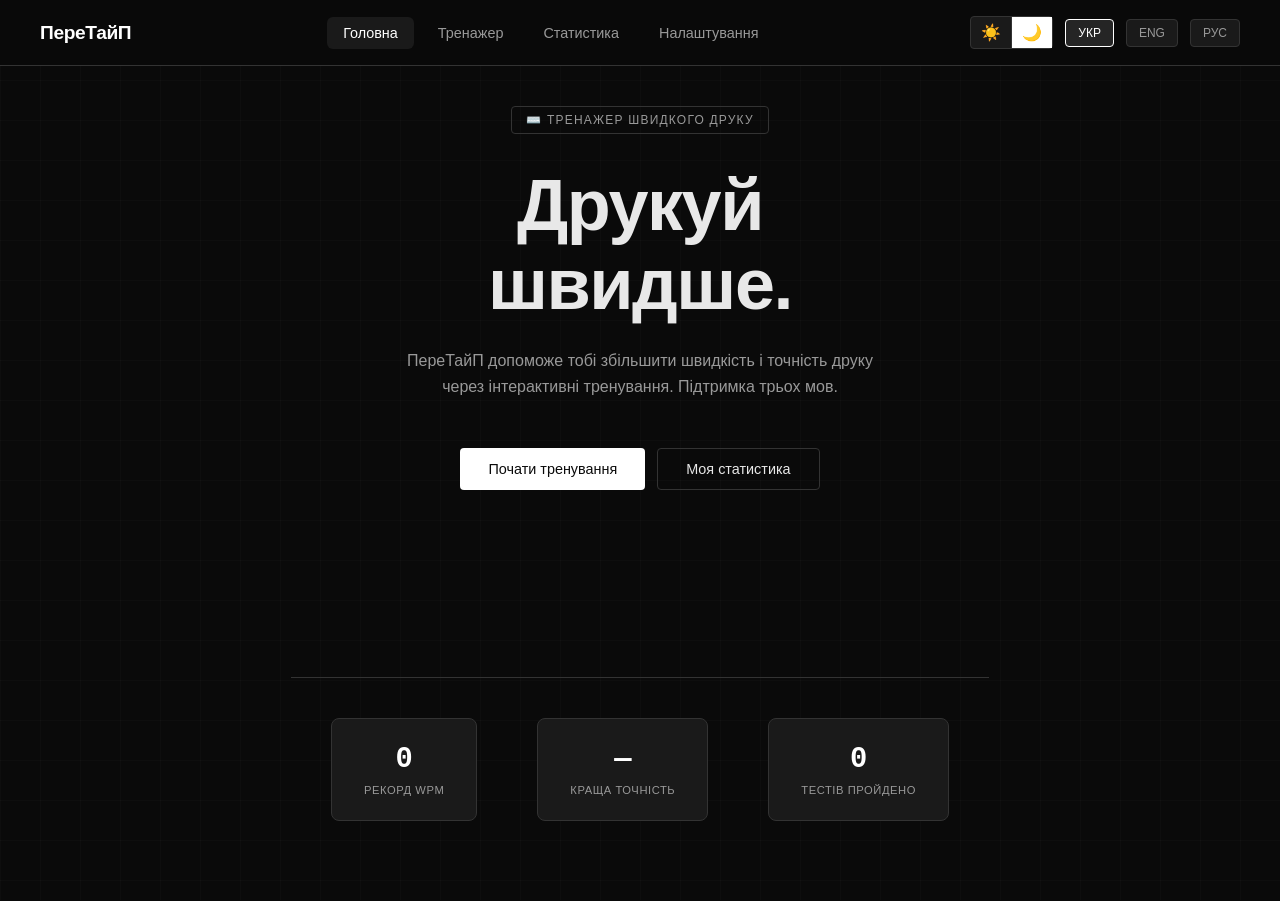
<file: index.html>
<!DOCTYPE html>
<html lang="uk">
<head>
  <meta charset="UTF-8">
  <meta name="viewport" content="width=device-width, initial-scale=1.0">
  <title>ПереТайп — Тренажер друку</title>
  <link rel="stylesheet" href="css/styles.css">
</head>
<body>

<!-- NAV -->
<nav>
  <div class="logo">ПереТайП</div>
  <ul class="nav-links">
    <li><button onclick="showPage('home')" class="active" id="nav-home">Головна</button></li>
    <li><button onclick="openTypeTrainerInNewTab()" id="nav-type">Тренажер</button></li>
    <li><button onclick="showPage('stats')" id="nav-stats">Статистика</button></li>
    <li><button onclick="showPage('settings')" id="nav-settings">Налаштування</button></li>
  </ul>
  <div class="nav-right">
    <div class="theme-toggle">
      <button class="theme-toggle-btn" id="theme-light" onclick="setTheme('light')" title="Світла тема">☀️</button>
      <button class="theme-toggle-btn active" id="theme-dark" onclick="setTheme('dark')" title="Темна тема">🌙</button>
    </div>
    <button class="lang-btn active" id="lang-uk" onclick="setLang('uk')">УКР</button>
    <button class="lang-btn" id="lang-en" onclick="setLang('en')">ENG</button>
    <button class="lang-btn" id="lang-ru" onclick="setLang('ru')">РУС</button>
  </div>
</nav>

<!-- HOME PAGE -->
<div class="page active" id="page-home">
  <div class="hero">
    <span class="hero-tag">⌨️ Тренажер швидкого друку</span>
    <h1>
      <span class="gr1">Друкуй</span><br>
      <span class="gr2">швидше.</span>
    </h1>
    <p>ПереТайП допоможе тобі збільшити швидкість і точність друку через інтерактивні тренування. Підтримка [...]
    <div class="hero-btns">
      <button class="btn-primary" onclick="showPage('type')">Почати тренування</button>
      <button class="btn-secondary" onclick="showPage('stats')">Моя статистика</button>
    </div>
    <div class="stats-strip">
      <div class="stat-item">
        <div class="stat-num" id="hs-wpm">0</div>
        <div class="stat-label">Рекорд WPM</div>
      </div>
      <div class="stat-item">
        <div class="stat-num" id="hs-acc">—</div>
        <div class="stat-label">Краща точність</div>
      </div>
      <div class="stat-item">
        <div class="stat-num" id="hs-tests">0</div>
        <div class="stat-label">Тестів пройдено</div>
      </div>
    </div>
  </div>
</div>

<!-- TYPING PAGE -->
<div class="page" id="page-type">
  <div class="type-header">
    <div class="mode-tabs">
      <button class="mode-tab active" onclick="setMode('time')" id="mode-time">Час</button>
      <button class="mode-tab" onclick="setMode('words')" id="mode-words">Слова</button>
    </div>
    <div class="time-opts" id="time-opts">
      <button class="time-opt active" onclick="setDuration(15)" id="dur-15">15с</button>
      <button class="time-opt" onclick="setDuration(30)" id="dur-30">30с</button>
      <button class="time-opt" onclick="setDuration(60)" id="dur-60">60с</button>
      <button class="time-opt" onclick="setDuration(120)" id="dur-120">120с</button>
    </div>
    <div class="time-opts" id="words-opts" style="display:none">
      <button class="time-opt active" onclick="setWordCount(10)" id="wc-10">10</button>
      <button class="time-opt" onclick="setWordCount(25)" id="wc-25">25</button>
      <button class="time-opt" onclick="setWordCount(50)" id="wc-50">50</button>
    </div>
  </div>

  <div class="live-stats">
    <div class="live-stat">
      <div class="live-val" id="live-wpm">0</div>
      <div class="live-lbl">WPM</div>
    </div>
    <div class="timer-ring">
      <svg viewBox="0 0 80 80" width="80" height="80">
        <circle class="timer-bg" cx="40" cy="40" r="36"/>
        <circle class="timer-fg" id="timer-circle" cx="40" cy="40" r="36"
          stroke-dasharray="226" stroke-dashoffset="0"/>
      </svg>
      <div class="timer-num" id="timer-display">—</div>
    </div>
    <div class="live-stat">
      <div class="live-val" id="live-acc">—</div>
      <div class="live-lbl">Точність</div>
    </div>
  </div>

  <div class="text-box" id="text-box" onclick="focusInput()">
    <div id="text-display"></div>
    <input type="text" id="hidden-input" autocomplete="off" autocorrect="off"
      autocapitalize="off" spellcheck="false" oninput="handleInput(event)" onkeydown="handleKey(event)">
  </div>
  <div class="restart-hint">
    <kbd>Tab</kbd> + <kbd>Enter</kbd> — перезапустити &nbsp;|&nbsp; <kbd>Esc</kbd> — скинути
  </div>
</div>

<!-- STATS PAGE -->
<div class="page" id="page-stats">
  <h2>Моя статистика</h2>
  <div class="stats-grid">
    <div class="stat-card">
      <div class="stat-card-val" id="s-best-wpm">0</div>
      <div class="stat-card-lbl">Рекорд WPM</div>
    </div>
    <div class="stat-card">
      <div class="stat-card-val" id="s-avg-wpm">0</div>
      <div class="stat-card-lbl">Середній WPM</div>
    </div>
    <div class="stat-card">
      <div class="stat-card-val" id="s-best-acc">—</div>
      <div class="stat-card-lbl">Краща точність</div>
    </div>
    <div class="stat-card">
      <div class="stat-card-val" id="s-total">0</div>
      <div class="stat-card-lbl">Тестів пройдено</div>
    </div>
  </div>
  <div class="history-table">
    <table>
      <thead>
        <tr>
          <th>#</th><th>WPM</th><th>Точність</th><th>Тривалість</th><th>Мова</th><th>Дата</th>
        </tr>
      </thead>
      <tbody id="history-body"></tbody>
    </table>
    <div id="no-history" class="no-history">Ще немає результатів. Пройди перший тест!</div>
  </div>
</div>

<!-- SETTINGS PAGE -->
<div class="page" id="page-settings">
  <h2>Налаштування</h2>
  <div class="settings-group">
    <h3>Тренажер</h3>
    <div class="setting-row">
      <div>
        <div class="setting-label">Пунктуація</div>
        <div class="setting-desc">Додавати розділові знаки до тексту</div>
      </div>
      <button class="toggle" id="toggle-punct" onclick="toggleSetting('punct')"></button>
    </div>
    <div class="setting-row">
      <div>
        <div class="setting-label">Цифри</div>
        <div class="setting-desc">Додавати числа до тексту</div>
      </div>
      <button class="toggle" id="toggle-nums" onclick="toggleSetting('nums')"></button>
    </div>
    <div class="setting-row">
      <div>
        <div class="setting-label">Звуки натискань</div>
        <div class="setting-desc">Звуковий зворотній зв'язок при друці</div>
      </div>
      <button class="toggle on" id="toggle-sound" onclick="toggleSetting('sound')"></button>
    </div>
  </div>
  <div class="settings-group">
    <h3>Відображення</h3>
    <div class="setting-row">
      <div>
        <div class="setting-label">Розмір шрифту</div>
      </div>
      <select class="select-setting" id="font-size-select" onchange="changeFontSize(this.value)">
        <option value="1">Малий</option>
        <option value="1.2" selected>Середній</option>
        <option value="1.4">Великий</option>
      </select>
    </div>
    <div class="setting-row">
      <div>
        <div class="setting-label">Мова сайту</div>
      </div>
      <select class="select-setting" id="lang-select" onchange="setLang(this.value)">
        <option value="uk">Українська</option>
        <option value="en">English</option>
        <option value="ru">Русский</option>
      </select>
    </div>
    <div class="setting-row">
      <div>
        <div class="setting-label">Очистити статистику</div>
        <div class="setting-desc">Видалити всю історію результатів</div>
      </div>
      <button class="btn-secondary" onclick="clearStats()" style="padding:8px 16px;font-size:0.8rem;">Очистити</button>
    </div>
  </div>
</div>

<!-- RESULTS OVERLAY -->
<div class="results-overlay" id="results-overlay">
  <div class="results-card">
    <div class="results-title">✦ Результат</div>
    <div class="results-wpm" id="res-wpm">0</div>
    <div class="results-wpm-label">слів на хвилину</div>
    <div class="results-grid">
      <div>
        <div class="res-stat-val" id="res-acc">—</div>
        <div class="res-stat-lbl">Точність</div>
      </div>
      <div>
        <div class="res-stat-val" id="res-correct">0</div>
        <div class="res-stat-lbl">Правильних</div>
      </div>
      <div>
        <div class="res-stat-val" id="res-errors">0</div>
        <div class="res-stat-lbl">Помилок</div>
      </div>
    </div>
    <div class="results-btns">
      <button class="btn-primary" onclick="restartTest()">Ще раз</button>
      <button class="btn-secondary" onclick="closeResults()">Закрити</button>
    </div>
  </div>
</div>

<script src="js/state.js"></script>
<script src="js/utils.js"></script>
<script src="js/translations.js"></script>
<script src="js/ui.js"></script>
<script src="js/theme.js"></script>
<script src="js/script.js"></script>
</body>
</html>
</file>
<file: css/styles.css>
:root {
  --bg: #0a0a0a;
  --surface: #1a1a1a;
  --surface2: #252525;
  --border: #333333;
  --accent: #ffffff;
  --accent2: #e0e0e0;
  --accent3: #999999;
  --text: #e8e8e8;
  --text-dim: #999999;
  --text-muted: #666666;
  --correct: #66bb6a;
  --wrong: #ef5350;
  --cursor: #ffffff;
  --glow: rgba(255,255,255,0.08);
}

html.light-theme {
  --bg: #ffffff;
  --surface: #f5f5f5;
  --surface2: #eeeeee;
  --border: #e0e0e0;
  --accent: #000000;
  --accent2: #333333;
  --accent3: #666666;
  --text: #1a1a1a;
  --text-dim: #666666;
  --text-muted: #999999;
  --correct: #4caf50;
  --wrong: #f44336;
  --cursor: #000000;
  --glow: rgba(0,0,0,0.08);
}

* {
  margin: 0;
  padding: 0;
  box-sizing: border-box;
}

html {
  font-size: 16px;
}

body {
  background: var(--bg);
  color: var(--text);
  font-family: -apple-system, BlinkMacSystemFont, 'Segoe UI', 'Roboto', 'Oxygen', 'Ubuntu', 'Cantarell', sans-serif;
  min-height: 100vh;
  overflow-x: hidden;
  transition: background 0.3s, color 0.3s;
}

/* Background grid */
body::before {
  content: '';
  position: fixed;
  inset: 0;
  background-image:
    linear-gradient(rgba(255,255,255,0.02) 1px, transparent 1px),
    linear-gradient(90deg, rgba(255,255,255,0.02) 1px, transparent 1px);
  background-size: 40px 40px;
  pointer-events: none;
  z-index: 0;
}

html.light-theme body::before {
  background-image:
    linear-gradient(rgba(0,0,0,0.02) 1px, transparent 1px),
    linear-gradient(90deg, rgba(0,0,0,0.02) 1px, transparent 1px);
}

/* NAV */
nav {
  position: sticky;
  top: 0;
  z-index: 100;
  display: flex;
  align-items: center;
  justify-content: space-between;
  padding: 16px 40px;
  background: rgba(10,10,10,0.95);
  backdrop-filter: blur(10px);
  border-bottom: 1px solid var(--border);
  transition: background 0.3s, border-color 0.3s;
}

html.light-theme nav {
  background: rgba(255,255,255,0.95);
}

.logo {
  font-family: -apple-system, BlinkMacSystemFont, 'Segoe UI', sans-serif;
  font-weight: 600;
  font-size: 1.2rem;
  color: var(--accent);
  letter-spacing: -0.02em;
  transition: color 0.3s;
}

.nav-links {
  display: flex;
  gap: 8px;
  list-style: none;
}

.nav-links button {
  background: none;
  border: none;
  color: var(--text-dim);
  font-family: inherit;
  font-size: 0.9rem;
  padding: 8px 16px;
  border-radius: 6px;
  cursor: pointer;
  transition: all 0.2s;
}

.nav-links button:hover,
.nav-links button.active {
  color: var(--text);
  background: var(--surface);
}

.nav-links button.active {
  color: var(--accent);
  font-weight: 500;
}

.nav-right {
  display: flex;
  align-items: center;
  gap: 12px;
}

.lang-btn {
  background: var(--surface);
  border: 1px solid var(--border);
  color: var(--text-dim);
  font-family: inherit;
  font-size: 0.75rem;
  padding: 6px 12px;
  border-radius: 4px;
  cursor: pointer;
  transition: all 0.2s;
  font-weight: 500;
}

.lang-btn:hover,
.lang-btn.active {
  border-color: var(--accent);
  color: var(--accent);
  background: var(--surface2);
}

/* Theme toggle */
.theme-toggle {
  display: flex;
  gap: 0;
  background: var(--surface);
  border: 1px solid var(--border);
  border-radius: 4px;
  padding: 0;
  transition: all 0.2s;
}

.theme-toggle-btn {
  background: none;
  border: none;
  color: var(--text-dim);
  font-family: inherit;
  font-size: 1rem;
  padding: 6px 10px;
  cursor: pointer;
  transition: all 0.2s;
  display: flex;
  align-items: center;
  justify-content: center;
  border-right: 1px solid var(--border);
}

.theme-toggle-btn:last-child {
  border-right: none;
}

.theme-toggle-btn.active {
  background: var(--accent);
  color: var(--bg);
}

/* PAGES */
.page {
  display: none;
}

.page.active {
  display: block;
}

/* HERO / HOME */
.hero {
  position: relative;
  z-index: 1;
  min-height: calc(100vh - 65px);
  display: flex;
  flex-direction: column;
  align-items: center;
  justify-content: center;
  text-align: center;
  padding: 40px 20px;
}

.hero-tag {
  font-size: 0.75rem;
  letter-spacing: 0.1em;
  text-transform: uppercase;
  color: var(--text-dim);
  border: 1px solid var(--border);
  padding: 6px 14px;
  border-radius: 4px;
  margin-bottom: 32px;
  display: inline-block;
  font-weight: 500;
  transition: all 0.3s;
}

.hero h1 {
  font-family: inherit;
  font-size: clamp(2.5rem, 8vw, 4.5rem);
  font-weight: 700;
  line-height: 1.1;
  letter-spacing: -0.02em;
  margin-bottom: 24px;
  color: var(--text);
  transition: color 0.3s;
}

.hero h1 .gr1,
.hero h1 .gr2 {
  color: var(--text);
}

.hero p {
  font-size: 1rem;
  color: var(--text-dim);
  max-width: 500px;
  line-height: 1.6;
  margin-bottom: 48px;
  font-weight: 400;
  transition: color 0.3s;
}

.hero-btns {
  display: flex;
  gap: 12px;
  flex-wrap: wrap;
  justify-content: center;
}

.btn-primary {
  background: var(--accent);
  color: var(--bg);
  border: none;
  padding: 12px 28px;
  border-radius: 4px;
  font-family: inherit;
  font-size: 0.9rem;
  font-weight: 500;
  cursor: pointer;
  transition: all 0.2s;
  box-shadow: none;
}

.btn-primary:hover {
  background: var(--accent2);
  transform: none;
}

.btn-secondary {
  background: transparent;
  color: var(--text);
  border: 1px solid var(--border);
  padding: 12px 28px;
  border-radius: 4px;
  font-family: inherit;
  font-size: 0.9rem;
  font-weight: 500;
  cursor: pointer;
  transition: all 0.2s;
}

.btn-secondary:hover {
  border-color: var(--accent);
  background: var(--surface);
}

/* Stats strip */
.stats-strip {
  position: relative;
  z-index: 1;
  display: flex;
  justify-content: center;
  gap: 60px;
  padding: 40px;
  margin-top: auto;
  border-top: 1px solid var(--border);
}

.stat-item {
  text-align: center;
  transition: all 0.3s ease;
  cursor: pointer;
  background: var(--surface);
  border: 1px solid var(--border);
  border-radius: 8px;
  padding: 24px 32px;
}

.stat-item:hover {
  transform: translateY(-8px);
  background: rgba(255, 255, 255, 0.15);
  border-color: var(--accent);
}

html.light-theme .stat-item:hover {
  background: rgba(0, 0, 0, 0.05);
  border-color: var(--accent);
}

.stat-num {
  font-family: -apple-system, BlinkMacSystemFont, 'Segoe UI', monospace;
  font-size: 1.8rem;
  font-weight: 700;
  color: var(--accent);
  transition: color 0.3s;
}

.stat-label {
  font-size: 0.7rem;
  color: var(--text-dim);
  margin-top: 8px;
  letter-spacing: 0.05em;
  text-transform: uppercase;
  font-weight: 500;
  transition: color 0.3s;
}

/* TYPING PAGE */
#page-type {
  padding: 40px 20px;
  position: relative;
  z-index: 1;
}

.type-header {
  display: flex;
  align-items: center;
  justify-content: space-between;
  max-width: 900px;
  margin: 0 auto 40px;
  flex-wrap: wrap;
  gap: 20px;
}

.mode-tabs {
  display: flex;
  gap: 0;
  background: transparent;
  border: 1px solid var(--border);
  border-radius: 4px;
  padding: 0;
}

.mode-tab {
  background: none;
  border: none;
  border-right: 1px solid var(--border);
  color: var(--text-dim);
  font-family: inherit;
  font-size: 0.85rem;
  padding: 8px 16px;
  border-radius: 0;
  cursor: pointer;
  transition: all 0.2s;
  font-weight: 500;
}

.mode-tab:last-child {
  border-right: none;
}

.mode-tab.active {
  background: var(--accent);
  color: var(--bg);
}

.time-opts {
  display: flex;
  gap: 8px;
}

.time-opt {
  background: transparent;
  border: 1px solid var(--border);
  color: var(--text-dim);
  font-family: inherit;
  font-size: 0.85rem;
  padding: 8px 14px;
  border-radius: 4px;
  cursor: pointer;
  transition: all 0.2s;
  font-weight: 500;
}

.time-opt.active,
.time-opt:hover {
  border-color: var(--accent);
  color: var(--accent);
  background: var(--surface);
}

/* Live stats bar */
.live-stats {
  display: flex;
  gap: 40px;
  justify-content: center;
  max-width: 900px;
  margin: 0 auto 32px;
  align-items: center;
}

.live-stat {
  text-align: center;
}

.live-val {
  font-family: -apple-system, BlinkMacSystemFont, 'Segoe UI', monospace;
  font-size: 1.8rem;
  font-weight: 700;
  color: var(--accent);
  transition: color 0.3s;
}

.live-lbl {
  font-size: 0.7rem;
  color: var(--text-dim);
  text-transform: uppercase;
  letter-spacing: 0.1em;
  margin-top: 6px;
  font-weight: 500;
  transition: color 0.3s;
}

/* Timer */
.timer-ring {
  position: relative;
  width: 80px;
  height: 80px;
  display: flex;
  align-items: center;
  justify-content: center;
}

.timer-ring svg {
  position: absolute;
  top: 0;
  left: 0;
  transform: rotate(-90deg);
}

.timer-ring circle {
  fill: none;
  stroke-width: 2;
}

.timer-bg {
  stroke: var(--border);
  transition: stroke 0.3s;
}

.timer-fg {
  stroke: var(--accent);
  transition: stroke 0.3s, stroke-dashoffset 1s linear;
}

.timer-num {
  font-family: -apple-system, BlinkMacSystemFont, 'Segoe UI', monospace;
  font-size: 1rem;
  font-weight: 700;
  color: var(--text);
  z-index: 1;
  transition: color 0.3s;
}

/* Text display */
.text-box {
  max-width: 900px;
  margin: 0 auto 24px;
  background: var(--surface);
  border: 1px solid var(--border);
  border-radius: 4px;
  padding: 32px;
  position: relative;
  overflow: hidden;
  cursor: text;
  min-height: 200px;
  transition: background 0.3s, border-color 0.3s;
}

.text-box::before {
  content: '';
  position: absolute;
  inset: 0;
  background: linear-gradient(to bottom, transparent 80%, var(--surface));
  pointer-events: none;
  z-index: 1;
  transition: background 0.3s;
}

#text-display {
  font-size: 1.2rem;
  line-height: 2;
  letter-spacing: 0;
  user-select: none;
  font-family: -apple-system, BlinkMacSystemFont, 'Segoe UI', monospace;
}

.char {
  position: relative;
  transition: color 0.05s;
}

.char.correct {
  color: var(--correct);
  transition: color 0.05s, 0.3s;
}

.char.wrong {
  color: var(--wrong);
  background: rgba(239,83,80,0.15);
  border-radius: 2px;
  transition: color 0.05s, background 0.3s;
}

html.light-theme .char.wrong {
  background: rgba(244,67,54,0.08);
}

.char.pending {
  color: var(--text-muted);
}

.char.current {
  color: var(--text);
  position: relative;
}

.char.current::before {
  content: '';
  position: absolute;
  left: -1px;
  top: 0;
  bottom: 0;
  width: 2px;
  background: var(--cursor);
  animation: blink 1s step-end infinite;
  box-shadow: none;
  transition: background 0.3s;
}

@keyframes blink {
  0%, 100% { opacity: 1; }
  50% { opacity: 0; }
}

#hidden-input {
  position: absolute;
  opacity: 0;
  width: 1px;
  height: 1px;
  top: 0;
  left: 0;
}

/* Warnings */
.warning-box {
  position: absolute;
  top: 10px;
  right: 10px;
  background: var(--wrong);
  color: var(--bg);
  padding: 8px 12px;
  border-radius: 4px;
  font-size: 0.8rem;
  font-weight: 500;
  z-index: 10;
  animation: slideIn 0.3s ease;
}

@keyframes slideIn {
  from { transform: translateX(100px); opacity: 0; }
  to { transform: translateX(0); opacity: 1; }
}

/* Restart hint */
.restart-hint {
  text-align: center;
  font-size: 0.75rem;
  color: var(--text-muted);
  max-width: 900px;
  margin: 0 auto;
}

.restart-hint kbd {
  background: var(--surface);
  border: 1px solid var(--border);
  border-radius: 3px;
  padding: 2px 6px;
  font-size: 0.7rem;
  font-family: -apple-system, BlinkMacSystemFont, 'Segoe UI', monospace;
  transition: all 0.3s;
}

/* RESULTS */
.results-overlay {
  display: none;
  position: fixed;
  inset: 0;
  z-index: 200;
  background: rgba(10,10,10,0.95);
  backdrop-filter: blur(4px);
  align-items: center;
  justify-content: center;
  transition: background 0.3s;
}

html.light-theme .results-overlay {
  background: rgba(255,255,255,0.95);
}

.results-overlay.show {
  display: flex;
}

.results-card {
  background: var(--surface);
  border: 1px solid var(--border);
  border-radius: 4px;
  padding: 48px;
  max-width: 600px;
  width: 90%;
  text-align: center;
  animation: slideUp 0.3s ease;
  transition: background 0.3s, border-color 0.3s;
}

@keyframes slideUp {
  from {
    transform: translateY(20px);
    opacity: 0;
  }
  to {
    transform: translateY(0);
    opacity: 1;
  }
}

.results-title {
  font-family: inherit;
  font-size: 0.75rem;
  letter-spacing: 0.1em;
  text-transform: uppercase;
  color: var(--text-dim);
  margin-bottom: 24px;
  font-weight: 500;
  transition: color 0.3s;
}

.results-wpm {
  font-family: -apple-system, BlinkMacSystemFont, 'Segoe UI', monospace;
  font-size: 4rem;
  font-weight: 700;
  color: var(--accent);
  line-height: 1;
  margin-bottom: 8px;
  transition: color 0.3s;
}

.results-wpm-label {
  font-size: 0.8rem;
  color: var(--text-dim);
  text-transform: uppercase;
  letter-spacing: 0.1em;
  margin-bottom: 40px;
  font-weight: 500;
  transition: color 0.3s;
}

.results-grid {
  display: grid;
  grid-template-columns: repeat(3,1fr);
  gap: 24px;
  margin-bottom: 40px;
}

.res-stat-val {
  font-family: -apple-system, BlinkMacSystemFont, 'Segoe UI', monospace;
  font-size: 1.5rem;
  font-weight: 700;
  color: var(--text);
  transition: color 0.3s;
}

.res-stat-lbl {
  font-size: 0.7rem;
  color: var(--text-dim);
  text-transform: uppercase;
  letter-spacing: 0.05em;
  margin-top: 8px;
  font-weight: 500;
  transition: color 0.3s;
}

.results-btns {
  display: flex;
  gap: 12px;
  justify-content: center;
}

/* STATS PAGE */
#page-stats {
  padding: 40px 20px;
  position: relative;
  z-index: 1;
  max-width: 900px;
  margin: 0 auto;
}

#page-stats h2 {
  font-family: inherit;
  font-size: 1.8rem;
  font-weight: 700;
  margin-bottom: 32px;
  color: var(--text);
  transition: color 0.3s;
}

.stats-grid {
  display: grid;
  grid-template-columns: repeat(auto-fit,minmax(180px,1fr));
  gap: 16px;
  margin-bottom: 40px;
}

.stat-card {
  background: var(--surface);
  border: 1px solid var(--border);
  border-radius: 8px;
  padding: 24px;
  transition: all 0.3s ease;
  cursor: pointer;
}

.stat-card:hover {
  transform: translateY(-8px);
  background: rgba(255, 255, 255, 0.15);
  border-color: var(--accent);
  box-shadow: 0 12px 24px rgba(255,255,255,0.1);
}

html.light-theme .stat-card:hover {
  background: rgba(0, 0, 0, 0.05);
  box-shadow: 0 12px 24px rgba(0,0,0,0.1);
}

.stat-card-val {
  font-family: -apple-system, BlinkMacSystemFont, 'Segoe UI', monospace;
  font-size: 2rem;
  font-weight: 700;
  color: var(--accent);
  transition: color 0.3s;
}

.stat-card-lbl {
  font-size: 0.7rem;
  color: var(--text-dim);
  text-transform: uppercase;
  letter-spacing: 0.05em;
  margin-top: 8px;
  font-weight: 500;
  transition: color 0.3s;
}

.history-table {
  background: var(--surface);
  border: 1px solid var(--border);
  border-radius: 4px;
  overflow: hidden;
  transition: background 0.3s, border-color 0.3s;
}

.history-table table {
  width: 100%;
  border-collapse: collapse;
}

.history-table th {
  text-align: left;
  padding: 12px 16px;
  font-size: 0.7rem;
  text-transform: uppercase;
  letter-spacing: 0.05em;
  color: var(--text-dim);
  border-bottom: 1px solid var(--border);
  font-weight: 600;
  background: var(--bg);
  transition: color 0.3s, background 0.3s, border-color 0.3s;
}

.history-table td {
  padding: 12px 16px;
  font-size: 0.9rem;
  border-bottom: 1px solid var(--border);
  transition: border-color 0.3s;
}

.history-table tr:last-child td {
  border-bottom: none;
}

.history-table tr:hover td {
  background: var(--surface2);
  transition: background 0.3s;
}

.no-history {
  text-align: center;
  padding: 48px;
  color: var(--text-dim);
  font-size: 0.9rem;
  transition: color 0.3s;
}

/* SETTINGS PAGE */
#page-settings {
  padding: 40px 20px;
  position: relative;
  z-index: 1;
  max-width: 700px;
  margin: 0 auto;
}

#page-settings h2 {
  font-family: inherit;
  font-size: 1.8rem;
  font-weight: 700;
  margin-bottom: 32px;
  color: var(--text);
  transition: color 0.3s;
}

.settings-group {
  margin-bottom: 32px;
}

.settings-group h3 {
  font-size: 0.75rem;
  text-transform: uppercase;
  letter-spacing: 0.1em;
  color: var(--text-dim);
  margin-bottom: 12px;
  font-weight: 600;
  transition: color 0.3s;
}

.setting-row {
  display: flex;
  align-items: center;
  justify-content: space-between;
  background: var(--surface);
  border: 1px solid var(--border);
  border-radius: 4px;
  padding: 14px 16px;
  margin-bottom: 8px;
  transition: background 0.3s, border-color 0.3s;
}

.setting-label {
  font-size: 0.95rem;
  font-weight: 500;
  transition: color 0.3s;
}

.setting-desc {
  font-size: 0.8rem;
  color: var(--text-dim);
  margin-top: 4px;
  transition: color 0.3s;
}

.toggle {
  width: 44px;
  height: 24px;
  background: var(--border);
  border-radius: 12px;
  position: relative;
  cursor: pointer;
  transition: background 0.3s;
  border: none;
  flex-shrink: 0;
}

.toggle.on {
  background: var(--correct);
}

.toggle::after {
  content: '';
  position: absolute;
  width: 18px;
  height: 18px;
  background: var(--bg);
  border-radius: 50%;
  top: 3px;
  left: 3px;
  transition: transform 0.3s, background 0.3s;
}

.toggle.on::after {
  transform: translateX(20px);
}

.select-setting {
  background: var(--surface2);
  border: 1px solid var(--border);
  color: var(--text);
  font-family: inherit;
  font-size: 0.85rem;
  padding: 6px 10px;
  border-radius: 4px;
  cursor: pointer;
  font-weight: 500;
  transition: all 0.3s;
}

/* Scrollbar */
::-webkit-scrollbar {
  width: 6px;
}

::-webkit-scrollbar-track {
  background: var(--bg);
  transition: background 0.3s;
}

::-webkit-scrollbar-thumb {
  background: var(--border);
  border-radius: 3px;
  transition: background 0.3s;
}

/* Responsive */
@media (max-width: 600px) {
  nav {
    padding: 12px 20px;
  }

  .logo {
    font-size: 1rem;
  }

  .nav-links button {
    padding: 6px 10px;
    font-size: 0.8rem;
  }

  .live-stats {
    gap: 20px;
  }

  .live-val {
    font-size: 1.3rem;
  }

  .text-box {
    padding: 20px;
  }

  #text-display {
    font-size: 1rem;
  }

  .results-card {
    padding: 32px 24px;
  }

  .results-wpm {
    font-size: 2.5rem;
  }

  .stats-strip {
    gap: 30px;
  }

  .type-header {
    flex-direction: column;
    align-items: stretch;
  }

  .mode-tabs,
  .time-opts {
    width: 100%;
    justify-content: space-between;
  }

  .nav-right {
    gap: 6px;
  }

  .theme-toggle {
    padding: 0;
  }

  .theme-toggle-btn {
    padding: 5px 8px;
    font-size: 0.9rem;
  }
}
</file>
